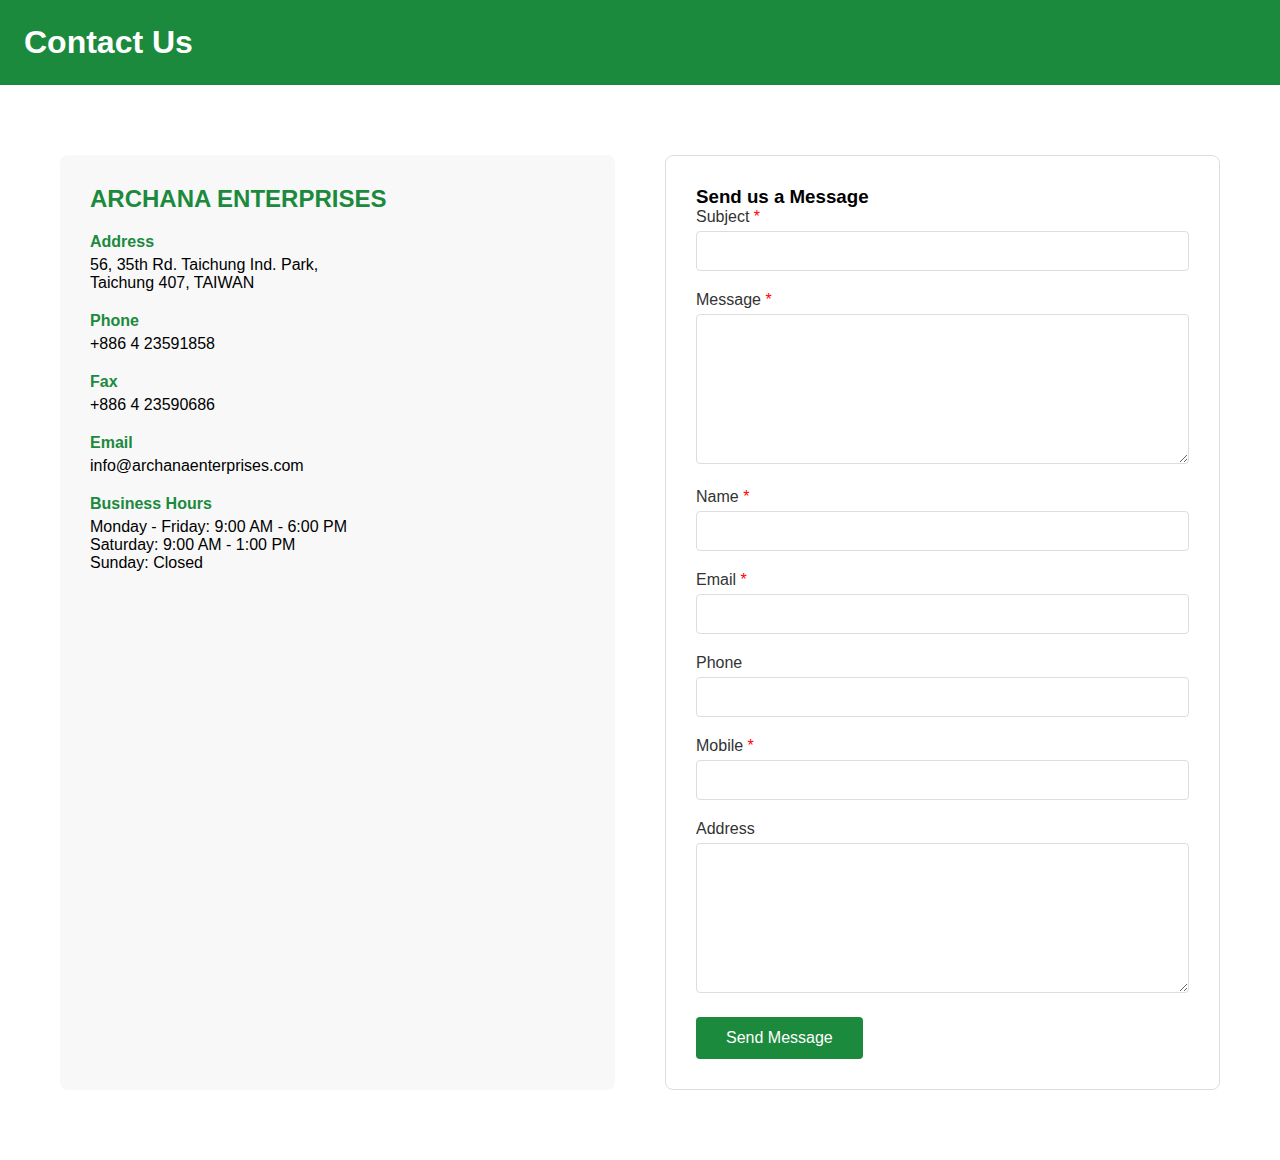
<file: contact.html>
<!DOCTYPE html>
<html lang="en">
<head>
    <meta charset="UTF-8">
    <meta name="viewport" content="width=device-width, initial-scale=1.0">
    <title>Contact Us - ARCHANA ENTERPRISES</title>
    <style>
        * {
            margin: 0;
            padding: 0;
            box-sizing: border-box;
            font-family: Arial, sans-serif;
        }

        header {
            background-color: #1b8a3d;
            padding: 1.5rem;
            color: white;
        }

        .contact-container {
            max-width: 1200px;
            margin: 50px auto;
            padding: 20px;
            display: grid;
            grid-template-columns: 1fr 1fr;
            gap: 50px;
        }

        .contact-info {
            padding: 30px;
            background: #f8f8f8;
            border-radius: 8px;
        }

        .contact-info h3 {
            color: #1b8a3d;
            margin-bottom: 20px;
            font-size: 24px;
        }

        .info-item {
            margin-bottom: 20px;
        }

        .info-item h4 {
            color: #1b8a3d;
            margin-bottom: 5px;
        }

        .contact-form {
            padding: 30px;
            background: white;
            border: 1px solid #ddd;
            border-radius: 8px;
        }

        .form-group {
            margin-bottom: 20px;
        }

        .form-group label {
            display: block;
            margin-bottom: 5px;
            color: #333;
        }

        .form-group input,
        .form-group textarea {
            width: 100%;
            padding: 10px;
            border: 1px solid #ddd;
            border-radius: 4px;
            font-size: 16px;
        }

        .form-group textarea {
            height: 150px;
        }

        .required {
            color: red;
        }

        .submit-btn {
            background-color: #1b8a3d;
            color: white;
            padding: 12px 30px;
            border: none;
            border-radius: 4px;
            cursor: pointer;
            font-size: 16px;
        }

        .submit-btn:hover {
            background-color: #156830;
        }

        @media (max-width: 768px) {
            .contact-container {
                grid-template-columns: 1fr;
            }
        }
    </style>
</head>
<body>
    <header>
        <h1>Contact Us</h1>
    </header>

    <div class="contact-container">
        <div class="contact-info">
            <h3>ARCHANA ENTERPRISES</h3>
            <div class="info-item">
                <h4>Address</h4>
                <p>56, 35th Rd. Taichung Ind. Park,<br>Taichung 407, TAIWAN</p>
            </div>
            <div class="info-item">
                <h4>Phone</h4>
                <p>+886 4 23591858</p>
            </div>
            <div class="info-item">
                <h4>Fax</h4>
                <p>+886 4 23590686</p>
            </div>
            <div class="info-item">
                <h4>Email</h4>
                <p>info@archanaenterprises.com</p>
            </div>
            <div class="info-item">
                <h4>Business Hours</h4>
                <p>Monday - Friday: 9:00 AM - 6:00 PM<br>Saturday: 9:00 AM - 1:00 PM<br>Sunday: Closed</p>
            </div>
        </div>

        <div class="contact-form">
            <h3>Send us a Message</h3>
            <form action="#" method="POST">
                <div class="form-group">
                    <label>Subject <span class="required">*</span></label>
                    <input type="text" required>
                </div>
                <div class="form-group">
                    <label>Message <span class="required">*</span></label>
                    <textarea required></textarea>
                </div>
                <div class="form-group">
                    <label>Name <span class="required">*</span></label>
                    <input type="text" required>
                </div>
                <div class="form-group">
                    <label>Email <span class="required">*</span></label>
                    <input type="email" required>
                </div>
                <div class="form-group">
                    <label>Phone</label>
                    <input type="tel">
                </div>
                <div class="form-group">
                    <label>Mobile <span class="required">*</span></label>
                    <input type="tel" required>
                </div>
                <div class="form-group">
                    <label>Address</label>
                    <textarea></textarea>
                </div>
                <button type="submit" class="submit-btn">Send Message</button>
            </form>
        </div>
    </div>
</body>
</html>
</file>
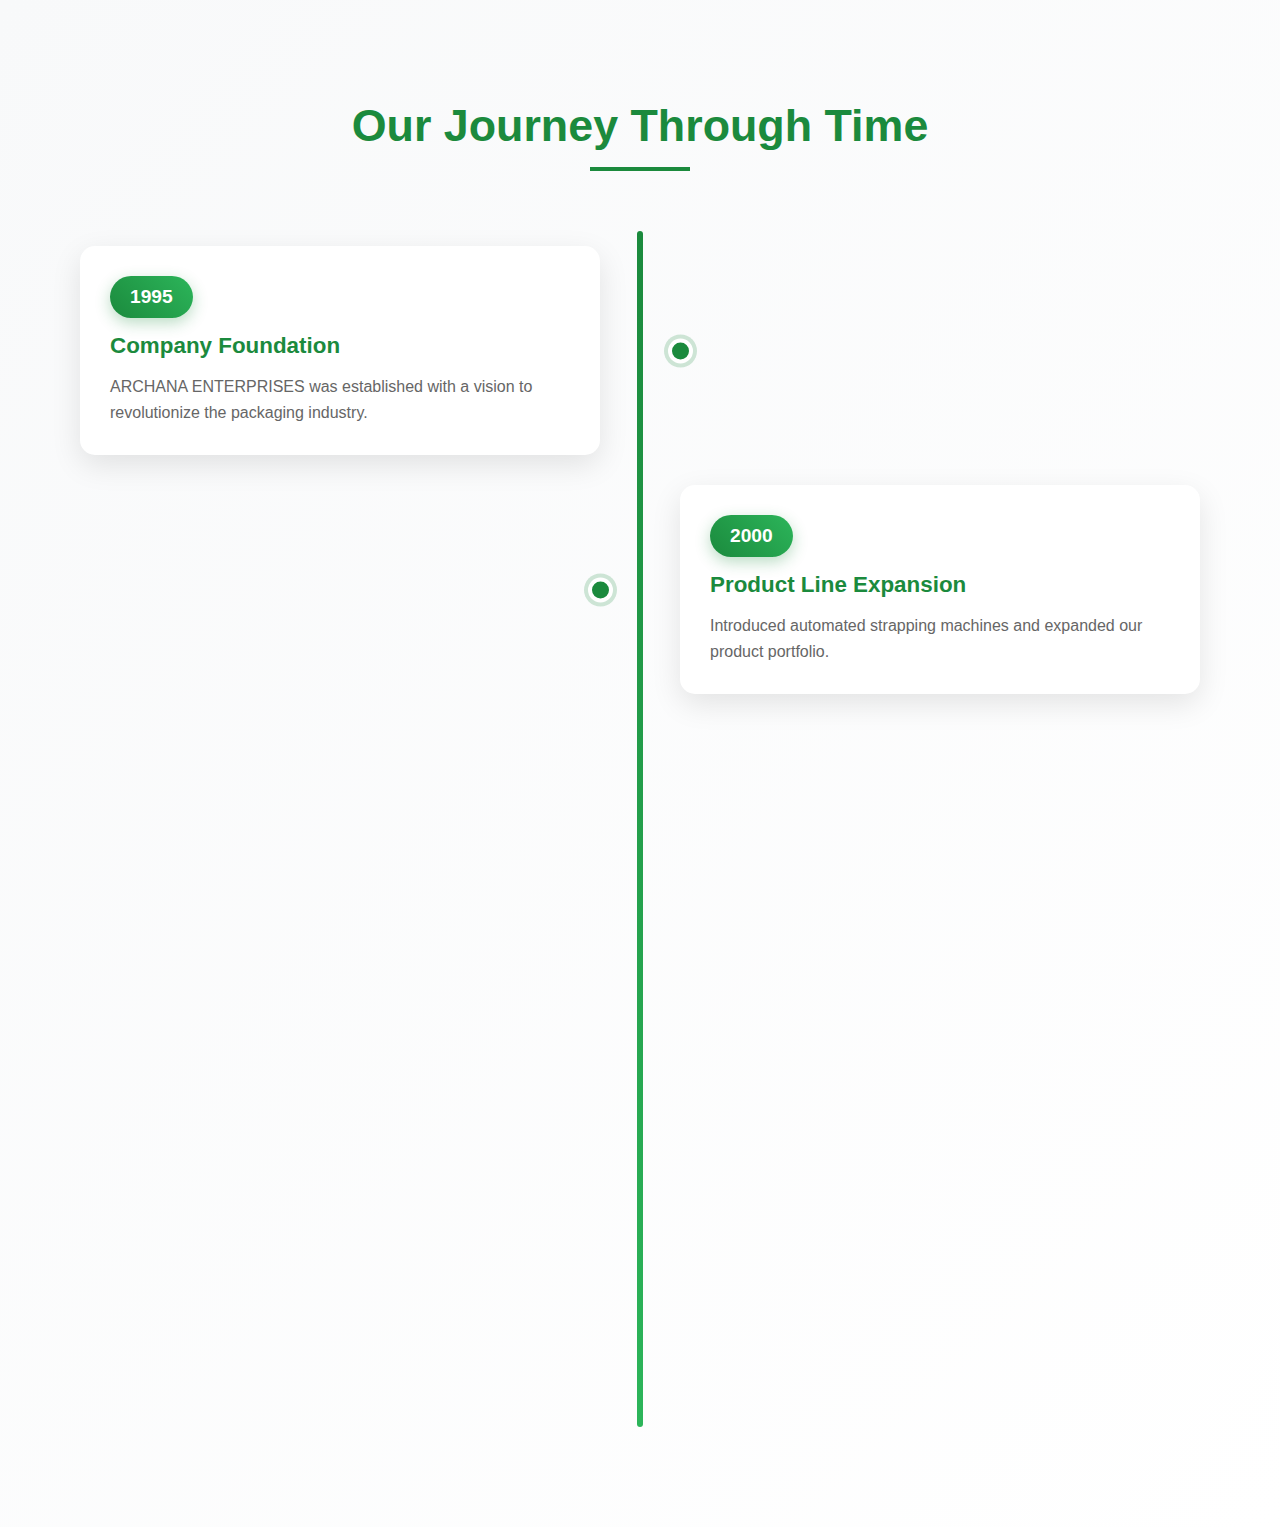
<file: history.html>
<!DOCTYPE html>
<html lang="en">
<head>
    <meta charset="UTF-8">
    <meta name="viewport" content="width=device-width, initial-scale=1.0">
    <title>Company History - ARCHANA ENTERPRISES</title>
    <link rel="stylesheet" href="https://cdnjs.cloudflare.com/ajax/libs/font-awesome/5.15.4/css/all.min.css">
    <style>
        * {
            margin: 0;
            padding: 0;
            box-sizing: border-box;
            font-family: Arial, sans-serif;
        }

        .company-history {
            padding: 100px 20px;
            background: linear-gradient(135deg, #f8f9fa, #ffffff);
        }

        .history-title {
            text-align: center;
            color: #1b8a3d;
            font-size: 2.8rem;
            margin-bottom: 60px;
            position: relative;
            padding-bottom: 20px;
        }

        .history-title::after {
            content: '';
            position: absolute;
            bottom: 0;
            left: 50%;
            transform: translateX(-50%);
            width: 100px;
            height: 4px;
            background: #1b8a3d;
        }

        .timeline {
            position: relative;
            max-width: 1200px;
            margin: 0 auto;
        }

        .timeline::after {
            content: '';
            position: absolute;
            width: 6px;
            background: linear-gradient(to bottom, #1b8a3d, #2cb55a);
            top: 0;
            bottom: 0;
            left: 50%;
            transform: translateX(-50%);
            border-radius: 3px;
        }

        .milestone {
            padding: 15px 40px;
            position: relative;
            width: 50%;
            opacity: 0;
            transform: translateY(50px);
            transition: all 0.8s ease;
        }

        .milestone.visible {
            opacity: 1;
            transform: translateY(0);
        }

        .milestone:nth-child(odd) {
            left: 0;
        }

        .milestone:nth-child(even) {
            left: 50%;
        }

        .milestone-content {
            padding: 30px;
            background: white;
            border-radius: 15px;
            box-shadow: 0 10px 30px rgba(0,0,0,0.1);
            position: relative;
            transition: all 0.3s ease;
        }

        .milestone-content:hover {
            transform: translateY(-10px);
            box-shadow: 0 15px 35px rgba(0,0,0,0.2);
        }

        .year-badge {
            display: inline-block;
            padding: 10px 20px;
            background: linear-gradient(45deg, #1b8a3d, #2cb55a);
            color: white;
            border-radius: 25px;
            font-weight: bold;
            font-size: 1.2rem;
            margin-bottom: 15px;
            box-shadow: 0 5px 15px rgba(27, 138, 61, 0.3);
        }

        .milestone-content h3 {
            color: #1b8a3d;
            margin-bottom: 15px;
            font-size: 1.4rem;
        }

        .milestone-content p {
            color: #666;
            line-height: 1.6;
        }

        .milestone-dot {
            position: absolute;
            width: 25px;
            height: 25px;
            background: #1b8a3d;
            border: 4px solid white;
            border-radius: 50%;
            top: 50%;
            transform: translateY(-50%);
            z-index: 1;
            box-shadow: 0 0 0 4px rgba(27, 138, 61, 0.2);
        }

        .milestone:nth-child(odd) .milestone-dot {
            right: -52.5px;
        }

        .milestone:nth-child(even) .milestone-dot {
            left: -52.5px;
        }

        @media screen and (max-width: 768px) {
            .timeline::after {
                left: 31px;
            }

            .milestone {
                width: 100%;
                padding-left: 70px;
                padding-right: 25px;
                left: 0 !important;
            }

            .milestone-dot {
                left: 18px !important;
            }
        }
    </style>
</head>
<body>
    <!-- Include your header here -->

    <section class="company-history">
        <h1 class="history-title">Our Journey Through Time</h1>
        <div class="timeline">
            <div class="milestone">
                <div class="milestone-content">
                    <span class="year-badge">1995</span>
                    <h3>Company Foundation</h3>
                    <p>ARCHANA ENTERPRISES was established with a vision to revolutionize the packaging industry.</p>
                </div>
                <div class="milestone-dot"></div>
            </div>

            <div class="milestone">
                <div class="milestone-content">
                    <span class="year-badge">2000</span>
                    <h3>Product Line Expansion</h3>
                    <p>Introduced automated strapping machines and expanded our product portfolio.</p>
                </div>
                <div class="milestone-dot"></div>
            </div>

            <div class="milestone">
                <div class="milestone-content">
                    <span class="year-badge">2010</span>
                    <h3>International Market Entry</h3>
                    <p>Expanded operations to international markets and established global partnerships.</p>
                </div>
                <div class="milestone-dot"></div>
            </div>

            <div class="milestone">
                <div class="milestone-content">
                    <span class="year-badge">2015</span>
                    <h3>Innovation Award</h3>
                    <p>Received industry recognition for innovative packaging solutions and customer service excellence.</p>
                </div>
                <div class="milestone-dot"></div>
            </div>

            <div class="milestone">
                <div class="milestone-content">
                    <span class="year-badge">2023</span>
                    <h3>Sustainable Solutions</h3>
                    <p>Launched eco-friendly packaging solutions and implemented sustainable practices.</p>
                </div>
                <div class="milestone-dot"></div>
            </div>
        </div>
    </section>

    <!-- Include your footer here -->

    <script>
        // Animation on scroll
        function checkVisibility() {
            const milestones = document.querySelectorAll('.milestone');
            milestones.forEach(milestone => {
                const rect = milestone.getBoundingClientRect();
                const isVisible = rect.top <= window.innerHeight * 0.8;
                if (isVisible) {
                    milestone.classList.add('visible');
                }
            });
        }

        window.addEventListener('scroll', checkVisibility);
        window.addEventListener('load', checkVisibility);
    </script>
</body>
</html>
</file>
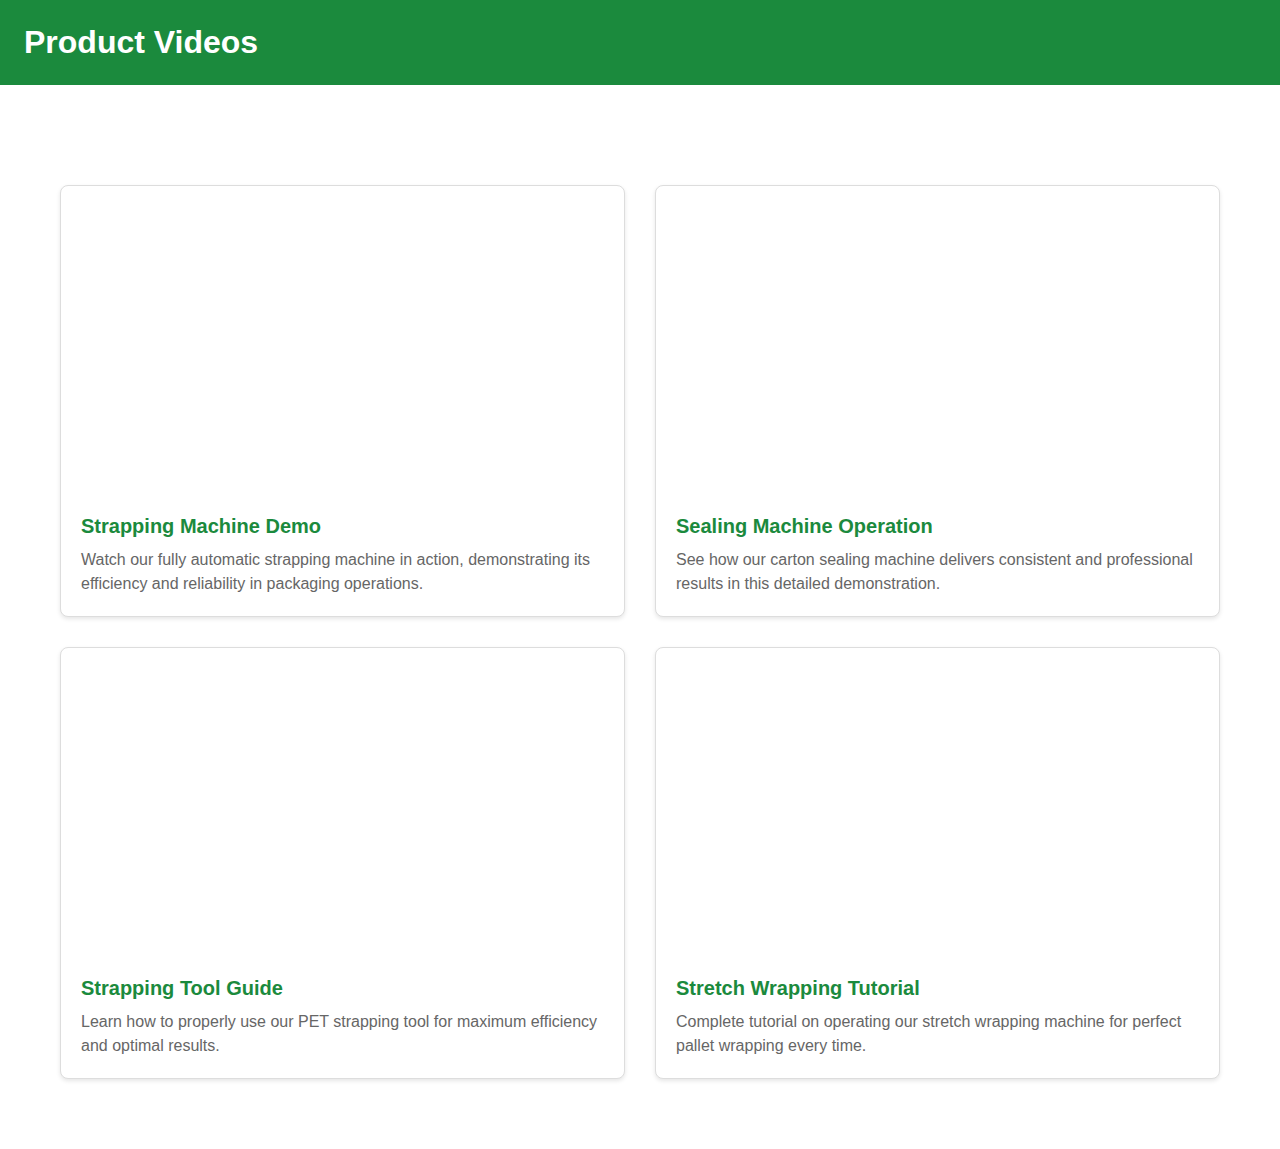
<file: videos.html>
<!DOCTYPE html>
<html lang="en">
<head>
    <meta charset="UTF-8">
    <meta name="viewport" content="width=device-width, initial-scale=1.0">
    <title>Videos - ARCHANA ENTERPRISES</title>
    <style>
        * {
            margin: 0;
            padding: 0;
            box-sizing: border-box;
            font-family: Arial, sans-serif;
        }

        header {
            background-color: #1b8a3d;
            padding: 1.5rem;
            color: white;
        }

        .video-container {
            max-width: 1200px;
            margin: 50px auto;
            padding: 20px;
        }

        .video-grid {
            display: grid;
            grid-template-columns: repeat(2, 1fr);
            gap: 30px;
            margin-top: 30px;
        }

        .video-item {
            background: white;
            border: 1px solid #ddd;
            padding: 20px;
            border-radius: 8px;
            box-shadow: 0 2px 4px rgba(0,0,0,0.1);
        }

        .video-wrapper {
            position: relative;
            padding-bottom: 56.25%; /* 16:9 aspect ratio */
            height: 0;
            overflow: hidden;
            margin-bottom: 15px;
        }

        .video-wrapper iframe {
            position: absolute;
            top: 0;
            left: 0;
            width: 100%;
            height: 100%;
            border: none;
        }

        .video-title {
            color: #1b8a3d;
            margin: 10px 0;
            font-size: 20px;
        }

        .video-description {
            color: #666;
            line-height: 1.5;
        }

        @media (max-width: 768px) {
            .video-grid {
                grid-template-columns: 1fr;
            }
        }
    </style>
</head>
<body>
    <header>
        <h1>Product Videos</h1>
    </header>

    <div class="video-container">
        <div class="video-grid">
            <div class="video-item">
                <div class="video-wrapper">
                    <iframe src="https://www.youtube.com/embed/VIDEO_ID_1" allowfullscreen></iframe>
                </div>
                <h3 class="video-title">Strapping Machine Demo</h3>
                <p class="video-description">Watch our fully automatic strapping machine in action, demonstrating its efficiency and reliability in packaging operations.</p>
            </div>

            <div class="video-item">
                <div class="video-wrapper">
                    <iframe src="https://www.youtube.com/embed/VIDEO_ID_2" allowfullscreen></iframe>
                </div>
                <h3 class="video-title">Sealing Machine Operation</h3>
                <p class="video-description">See how our carton sealing machine delivers consistent and professional results in this detailed demonstration.</p>
            </div>

            <div class="video-item">
                <div class="video-wrapper">
                    <iframe src="https://www.youtube.com/embed/VIDEO_ID_3" allowfullscreen></iframe>
                </div>
                <h3 class="video-title">Strapping Tool Guide</h3>
                <p class="video-description">Learn how to properly use our PET strapping tool for maximum efficiency and optimal results.</p>
            </div>

            <div class="video-item">
                <div class="video-wrapper">
                    <iframe src="https://www.youtube.com/embed/VIDEO_ID_4" allowfullscreen></iframe>
                </div>
                <h3 class="video-title">Stretch Wrapping Tutorial</h3>
                <p class="video-description">Complete tutorial on operating our stretch wrapping machine for perfect pallet wrapping every time.</p>
            </div>
        </div>
    </div>
</body>
</html>
</file>
